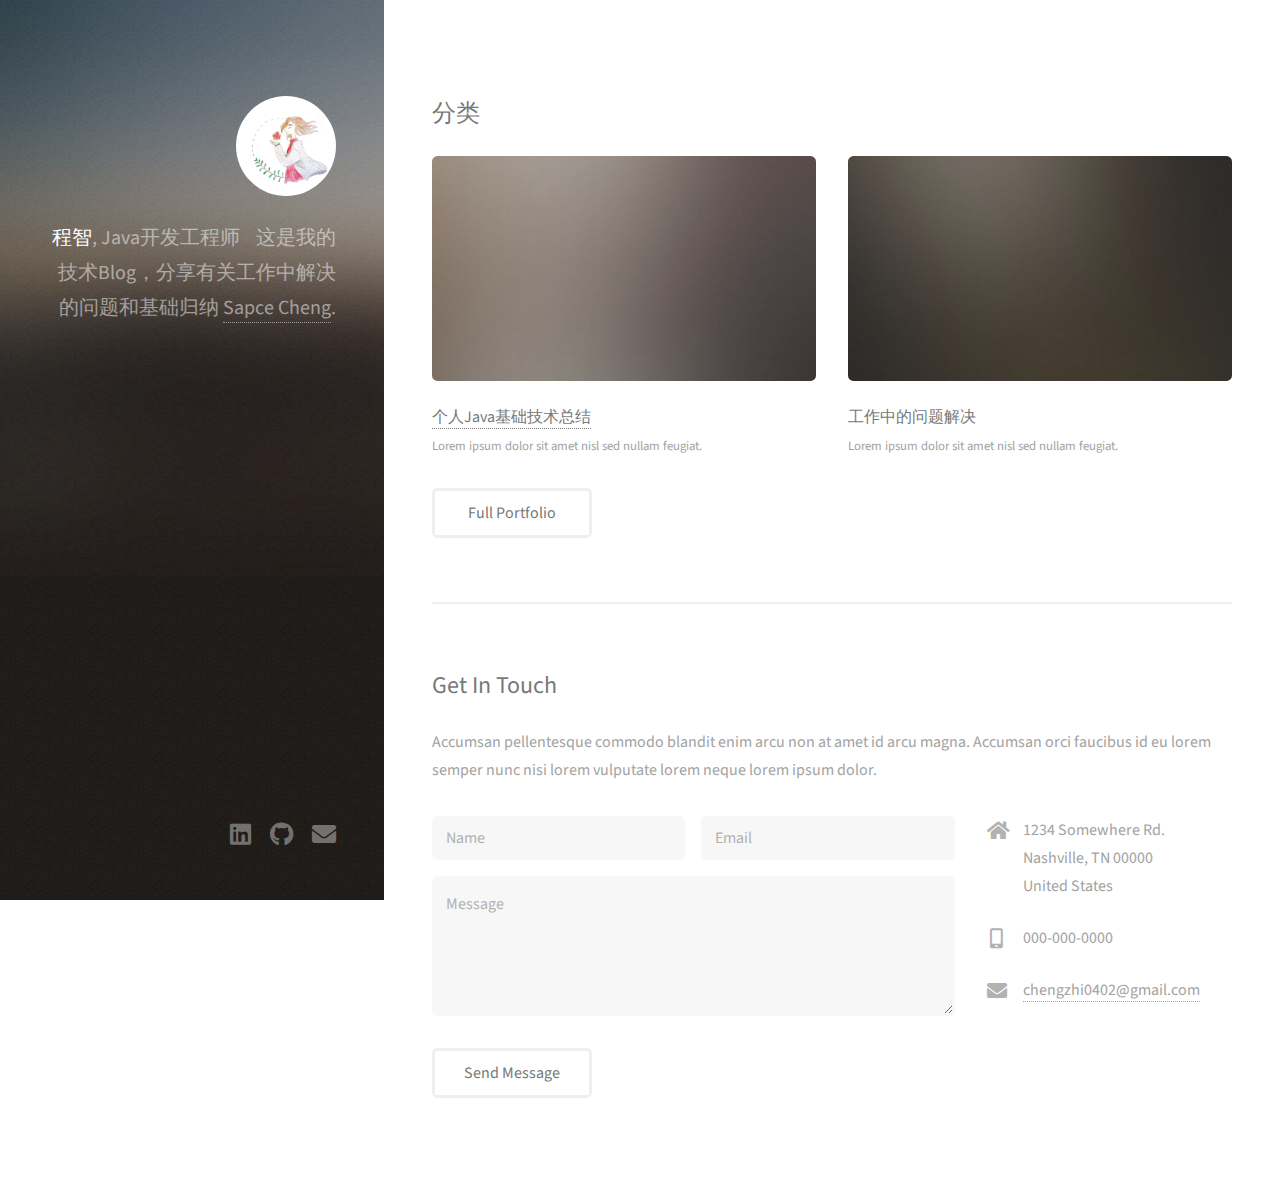
<file: index.html>
<!DOCTYPE HTML>
<html>

<head>
    <title>程智Blog</title>
    <meta charset="utf-8" />
    <meta name="viewport" content="width=device-width, initial-scale=1, user-scalable=no" />
    <link rel="stylesheet" href="assets/css/main.css" />
</head>

<body class="is-preload">

    <!-- Header -->
    <header id="header">
        <div class="inner">
            <a href="#" class="image avatar"><img src="images/avatar.jpeg" alt="" /></a>
            <h1><strong>程智</strong>, Java开发工程师<br />
                &nbsp&nbsp&nbsp这是我的技术Blog，分享有关工作中解决的问题和基础归纳<br />
                <a href="/">Sapce Cheng</a>.
            </h1>
        </div>
    </header>

    <!-- Main -->
    <div id="main">

        <!-- One -->
<!--
        <section id="one">
            <header class="major">
                <h2>Ipsum lorem dolor aliquam ante commodo<br />
                    magna sed accumsan arcu neque.</h2>
            </header>
            <p>Accumsan orci faucibus id eu lorem semper. Eu ac iaculis ac nunc nisi lorem vulputate lorem neque cubilia ac in adipiscing in curae lobortis tortor primis integer massa adipiscing id nisi accumsan pellentesque commodo blandit enim arcu non at amet id arcu magna. Accumsan orci faucibus id eu lorem semper nunc nisi lorem vulputate lorem neque cubilia.</p>
            <ul class="actions">
                <li><a href="#" class="button">Learn More</a></li>
            </ul>
        </section>
-->

        <!-- Two -->
        <section id="two">
            <h2>分类</h2>
            <div class="row">
                <article class="col-6 col-12-xsmall work-item">
                    <a href="" class="image fit thumb"><img src="images/thumbs/01.jpg" alt="" /></a>
                    <h3><a href="java/content.html">个人Java基础技术总结</a></h3>
                    <p>Lorem ipsum dolor sit amet nisl sed nullam feugiat.</p>
                </article>
                <article class="col-6 col-12-xsmall work-item">
                    <a href="images/fulls/02.jpg" class="image fit thumb"><img src="images/thumbs/02.jpg" alt="" /></a>
                    <h3>工作中的问题解决</h3>
                    <p>Lorem ipsum dolor sit amet nisl sed nullam feugiat.</p>
                </article>
<!--
                <article class="col-6 col-12-xsmall work-item">
                    <a href="images/fulls/03.jpg" class="image fit thumb"><img src="images/thumbs/03.jpg" alt="" /></a>
                    <h3>Tortor metus commodo</h3>
                    <p>Lorem ipsum dolor sit amet nisl sed nullam feugiat.</p>
                </article>
                <article class="col-6 col-12-xsmall work-item">
                    <a href="images/fulls/04.jpg" class="image fit thumb"><img src="images/thumbs/04.jpg" alt="" /></a>
                    <h3>Quam neque phasellus</h3>
                    <p>Lorem ipsum dolor sit amet nisl sed nullam feugiat.</p>
                </article>
                <article class="col-6 col-12-xsmall work-item">
                    <a href="images/fulls/05.jpg" class="image fit thumb"><img src="images/thumbs/05.jpg" alt="" /></a>
                    <h3>Nunc enim commodo aliquet</h3>
                    <p>Lorem ipsum dolor sit amet nisl sed nullam feugiat.</p>
                </article>
                <article class="col-6 col-12-xsmall work-item">
                    <a href="images/fulls/06.jpg" class="image fit thumb"><img src="images/thumbs/06.jpg" alt="" /></a>
                    <h3>Risus ornare lacinia</h3>
                    <p>Lorem ipsum dolor sit amet nisl sed nullam feugiat.</p>
                </article>
-->
                
            </div>
            <ul class="actions">
                <li><a href="#" class="button">Full Portfolio</a></li>
            </ul>
        </section>

        <!-- Three -->
        <section id="three">
            <h2>Get In Touch</h2>
            <p>Accumsan pellentesque commodo blandit enim arcu non at amet id arcu magna. Accumsan orci faucibus id eu lorem semper nunc nisi lorem vulputate lorem neque lorem ipsum dolor.</p>
            <div class="row">
                <div class="col-8 col-12-small">
                    <form method="post" action="#">
                        <div class="row gtr-uniform gtr-50">
                            <div class="col-6 col-12-xsmall"><input type="text" name="name" id="name" placeholder="Name" /></div>
                            <div class="col-6 col-12-xsmall"><input type="email" name="email" id="email" placeholder="Email" /></div>
                            <div class="col-12"><textarea name="message" id="message" placeholder="Message" rows="4"></textarea></div>
                        </div>
                    </form>
                    <ul class="actions">
                        <li><input type="submit" value="Send Message" /></li>
                    </ul>
                </div>
                <div class="col-4 col-12-small">
                    <ul class="labeled-icons">
                        <li>
                            <h3 class="icon solid fa-home"><span class="label">Address</span></h3>
                            1234 Somewhere Rd.<br />
                            Nashville, TN 00000<br />
                            United States
                        </li>
                        <li>
                            <h3 class="icon solid fa-mobile-alt"><span class="label">Phone</span></h3>
                            000-000-0000
                        </li>
                        <li>
                            <h3 class="icon solid fa-envelope"><span class="label">Email</span></h3>
                            <a href="#">chengzhi0402@gmail.com</a>
                        </li>
                    </ul>
                </div>
            </div>
        </section>

    </div>

    <!-- Footer -->
    <footer id="footer">
        <div class="inner">
            <ul class="icons">
                <li><a href="https://www.linkedin.com/in/zhi-cheng-05155a186/" class="icon brands fa-linkedin"><span class="label">linkedin</span></a></li>
                <li><a href="https://github.com/SapceCheng" class="icon brands fa-github"><span class="label">Github</span></a></li>
<!--                <li><a href="#" class="icon brands fa-dribbble"><span class="label">Dribbble</span></a></li>-->
                <li><a href="/" class="icon solid fa-envelope"><span class="label">Email</span></a></li>
            </ul>
            <!--
					<ul class="copyright">
						<li>&copy; Untitled</li><li>Design: <a href="http://html5up.net">HTML5 UP</a></li>
					</ul>
-->
        </div>
    </footer>

    <!-- Scripts -->
    <script src="assets/js/jquery.min.js"></script>
    <script src="assets/js/jquery.poptrox.min.js"></script>
    <script src="assets/js/browser.min.js"></script>
    <script src="assets/js/breakpoints.min.js"></script>
    <script src="assets/js/util.js"></script>
    <script src="assets/js/main.js"></script>

</body>

</html>
</file>
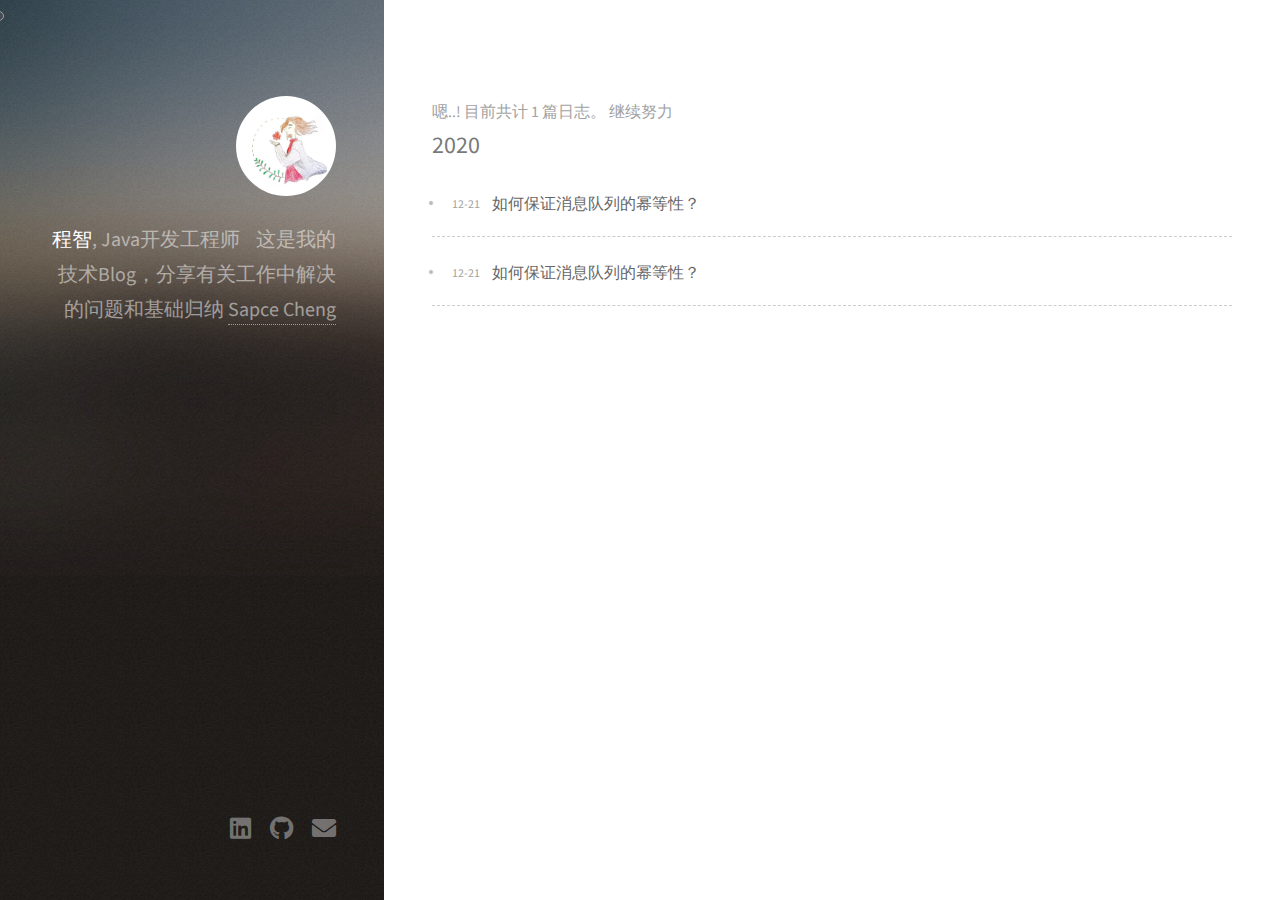
<file: java/content.html>
<!DOCTYPE HTML>
<html>

<head>
    <title>程智Blog</title>
    <meta charset="utf-8" />
    <meta name="viewport" content="width=device-width, initial-scale=1, user-scalable=no" />
    <link rel="stylesheet" href="../assets/css/main.css" />
    <link rel="stylesheet" href="content.css" />
</head>

<body class="is-preload">

    <!-- Header -->
    <header id="header">
        <div class="inner">
            <a href="#" class="image avatar"><img src="../images/avatar.jpeg" alt="" /></a>
            <h1><strong>程智</strong>, Java开发工程师<br />
                &nbsp&nbsp&nbsp这是我的技术Blog，分享有关工作中解决的问题和基础归纳<br />
                <a href="/">Sapce Cheng</a>
            </h1>
        </div>
    </header>

    <!-- Main -->
    <div id="main">
        <div class="content-wrap" style="height: auto !important; min-height: 0px !important;">
            <div id="content" class="content">


                <section id="posts" class="posts-collapse">
                    <span class="archive-move-on"></span>
                    <span class="archive-page-counter">
                        嗯..! 目前共计 1 篇日志。 继续努力
                    </span>
                    <div class="collection-title">
                        <h2 class="archive-year motion-element" id="archive-year-2019" style="opacity: 1; display: block; transform: translateX(0px);">2020</h2>
                    </div>

                    <!--第一篇文章-->
<article class="post post-type-normal" itemscope="" itemtype="http://schema.org/Article" style="opacity: 1; display: block; transform: translateY(0px);">
    <header class="post-header">

      <h2 class="post-title">
        
            <a class="post-title-link" href="/archives/43d339c7.html" itemprop="url">
              
                <span itemprop="name">如何保证消息队列的幂等性？</span>
              
            </a>
        
      </h2>

      <div class="post-meta">
        <time class="post-time" itemprop="dateCreated" datetime="2019-12-21T22:21:15+08:00" content="2019-12-21">
          12-21
        </time>
      </div>

    </header>
  </article>

                    <!--第二篇文章-->
<article class="post post-type-normal" itemscope="" itemtype="http://schema.org/Article" style="opacity: 1; display: block; transform: translateY(0px);">
    <header class="post-header">

      <h2 class="post-title">
        
            <a class="post-title-link" href="/archives/43d339c7.html" itemprop="url">
              
                <span itemprop="name">如何保证消息队列的幂等性？</span>
              
            </a>
        
      </h2>

      <div class="post-meta">
        <time class="post-time" itemprop="dateCreated" datetime="2019-12-21T22:21:15+08:00" content="2019-12-21">
          12-21
        </time>
      </div>

    </header>
  </article>
  









                <!--
                <nav class="pagination">
                    <span class="page-number current">1</span><a class="page-number" href="/archives/page/2/">2</a><a class="page-number" href="/archives/page/3/">3</a><a class="extend next" rel="next" href="/archives/page/2/"><i class="fa fa-angle-right"></i></a>
                </nav>
-->
            </div>
        </div>
    </div>

    <!-- Footer -->





    <footer id="footer">
        <div class="inner">
            <ul class="icons">
                <li><a href="https://www.linkedin.com/in/zhi-cheng-05155a186/" class="icon brands fa-linkedin"><span class="label">linkedin</span></a></li>
                <li><a href="https://github.com/SapceCheng" class="icon brands fa-github"><span class="label">Github</span></a></li>
                <!--                <li><a href="#" class="icon brands fa-dribbble"><span class="label">Dribbble</span></a></li>-->
                <li><a href="/" class="icon solid fa-envelope"><span class="label">Email</span></a></li>
            </ul>
            <!--
					<ul class="copyright">
						<li>&copy; Untitled</li><li>Design: <a href="http://html5up.net">HTML5 UP</a></li>
					</ul>
-->
        </div>
    </footer>

    <!-- Scripts -->

    <script src="../assets/js/jquery.min.js"></script>
    <script src="../assets/js/jquery.poptrox.min.js"></script>
    <script src="../assets/js/browser.min.js"></script>
    <script src="../assets/js/breakpoints.min.js"></script>
    <script src="../assets/js/util.js"></script>
    <script src="../assets/js/main.js"></script>
    <script async="" src="//pagead2.googlesyndication.com/pagead/js/adsbygoogle.js"></script>
    <script>
        (adsbygoogle = window.adsbygoogle || []).push({});
    </script>

</body>

</html>
</file>
<file: java/content.css>
.archive-move-on {
    position: absolute;
    top: 11px;
    left: 0;
    margin-left: -6px;
    width: 10px;
    height: 10px;
    opacity: 0.5;
    background: #555;
    border: 1px solid #fff;
    border-radius: 50%;
    
}
.posts-collapse .post-header {
    position: relative;
    transition-duration: 0.2s;
    transition-timing-function: ease-in-out;
    transition-delay: 0s;
    transition-property: border;
    border-bottom: 1px dashed #ccc;
}

.posts-collapse .post-meta {
    position: absolute;
    font-size: 12px;
    left: 20px;
    top: 5px;
}


.posts-collapse .post-title a {
    color: #666;
    border-bottom: none;
}

.posts-collapse .post-title {
    margin-top: 20px;
    margin-left: 60px;
    font-size: 16px;
    font-weight: normal;
    line-height: inherit;
}

body {
    line-height: 2;
}

.posts-collapse .post-header::before {
    content: " ";
    position: absolute;
    left: 0;
    top: 12px;
    width: 6px;
    height: 6px;
    margin-left: -4px;
    background: #bbb;
    border-radius: 50%;
    border: 1px solid #fff;
    transition-duration: 0.2s;
    transition-timing-function: ease-in-out;
    transition-delay: 0s;
    transition-property: background;
}
</file>
<file: assets/css/main.css>
@import url("fontawesome-all.min.css");
@import url("https://fonts.googleapis.com/css?family=Source+Sans+Pro:400,400italic");

/*
	Strata by HTML5 UP
	html5up.net | @ajlkn
	Free for personal and commercial use under the CCA 3.0 license (html5up.net/license)
*/

html, body, div, span, applet, object,
iframe, h1, h2, h3, h4, h5, h6, p, blockquote,
pre, a, abbr, acronym, address, big, cite,
code, del, dfn, em, img, ins, kbd, q, s, samp,
small, strike, strong, sub, sup, tt, var, b,
u, i, center, dl, dt, dd, ol, ul, li, fieldset,
form, label, legend, table, caption, tbody,
tfoot, thead, tr, th, td, article, aside,
canvas, details, embed, figure, figcaption,
footer, header, hgroup, menu, nav, output, ruby,
section, summary, time, mark, audio, video {
	margin: 0;
	padding: 0;
	border: 0;
	font-size: 100%;
	font: inherit;
	vertical-align: baseline;}

article, aside, details, figcaption, figure,
footer, header, hgroup, menu, nav, section {
	display: block;}

body {
	line-height: 1;
}

ol, ul {
	list-style: none;
}

blockquote, q {
	quotes: none;
}

	blockquote:before, blockquote:after, q:before, q:after {
		content: '';
		content: none;
	}

table {
	border-collapse: collapse;
	border-spacing: 0;
}

body {
	-webkit-text-size-adjust: none;
}

mark {
	background-color: transparent;
	color: inherit;
}

input::-moz-focus-inner {
	border: 0;
	padding: 0;
}

input, select, textarea {
	-moz-appearance: none;
	-webkit-appearance: none;
	-ms-appearance: none;
	appearance: none;
}

/* Basic */

	html {
		box-sizing: border-box;
	}

	*, *:before, *:after {
		box-sizing: inherit;
	}

	body {
		background: #fff;
	}

		body.is-preload *, body.is-preload *:before, body.is-preload *:after {
			-moz-animation: none !important;
			-webkit-animation: none !important;
			-ms-animation: none !important;
			animation: none !important;
			-moz-transition: none !important;
			-webkit-transition: none !important;
			-ms-transition: none !important;
			transition: none !important;
		}

	body, input, select, textarea {
		color: #a2a2a2;
		font-family: "Source Sans Pro", Helvetica, sans-serif;
		font-size: 16pt;
		font-weight: 400;
		line-height: 1.75em;
	}

	a {
		-moz-transition: color 0.2s ease-in-out, border-color 0.2s ease-in-out;
		-webkit-transition: color 0.2s ease-in-out, border-color 0.2s ease-in-out;
		-ms-transition: color 0.2s ease-in-out, border-color 0.2s ease-in-out;
		transition: color 0.2s ease-in-out, border-color 0.2s ease-in-out;
		border-bottom: dotted 1px;
		color: #49bf9d;
		text-decoration: none;
	}

		a:hover {
			border-bottom-color: transparent;
			color: #49bf9d !important;
			text-decoration: none;
		}

	strong, b {
		color: #787878;
		font-weight: 400;
	}

	em, i {
		font-style: italic;
	}

	p {
		margin: 0 0 2em 0;
	}

	h1, h2, h3, h4, h5, h6 {
		color: #787878;
		font-weight: 400;
		line-height: 1em;
		margin: 0 0 1em 0;
	}

		h1 a, h2 a, h3 a, h4 a, h5 a, h6 a {
			color: inherit;
			text-decoration: none;
		}

	h1 {
		font-size: 2em;
		line-height: 1.5em;
	}

	h2 {
		font-size: 1.5em;
		line-height: 1.5em;
	}

	h3 {
		font-size: 1.25em;
		line-height: 1.5em;
	}

	h4 {
		font-size: 1.1em;
		line-height: 1.5em;
	}

	h5 {
		font-size: 0.9em;
		line-height: 1.5em;
	}

	h6 {
		font-size: 0.7em;
		line-height: 1.5em;
	}

	sub {
		font-size: 0.8em;
		position: relative;
		top: 0.5em;
	}

	sup {
		font-size: 0.8em;
		position: relative;
		top: -0.5em;
	}

	hr {
		border: 0;
		border-bottom: solid 2px #efefef;
		margin: 2em 0;
	}

		hr.major {
			margin: 3em 0;
		}

	blockquote {
		border-left: solid 6px #efefef;
		font-style: italic;
		margin: 0 0 2em 0;
		padding: 0.5em 0 0.5em 1.5em;
	}

	code {
		background: #f7f7f7;
		border-radius: 0.35em;
		border: solid 2px #efefef;
		font-family: "Courier New", monospace;
		font-size: 0.9em;
		margin: 0 0.25em;
		padding: 0.25em 0.65em;
	}

	pre {
		-webkit-overflow-scrolling: touch;
		font-family: "Courier New", monospace;
		font-size: 0.9em;
		margin: 0 0 2em 0;
	}

		pre code {
			display: block;
			line-height: 1.75em;
			padding: 1em 1.5em;
			overflow-x: auto;
		}

	.align-left {
		text-align: left;
	}

	.align-center {
		text-align: center;
	}

	.align-right {
		text-align: right;
	}

/* Container */

	.container {
		margin: 0 auto;
		max-width: calc(100% - 4em);
		width: 100%;
	}

		.container.xsmall {
			width: 25%;
		}

		.container.small {
			width: 50%;
		}

		.container.medium {
			width: 75%;
		}

		.container.large {
			width: 125%;
		}

		.container.xlarge {
			width: 150%;
		}

		.container.max {
			width: 100%;
		}

		@media screen and (max-width: 980px) {

			.container {
				width: 100% !important;
				max-width: 100% !important;
			}

		}

		@media screen and (max-width: 480px) {

			.container {
				max-width: calc(100% - 3em);
			}

		}

/* Row */

	.row {
		display: flex;
		flex-wrap: wrap;
		box-sizing: border-box;
		align-items: stretch;
	}

		.row > * {
			box-sizing: border-box;
		}

		.row.gtr-uniform > * > :last-child {
			margin-bottom: 0;
		}

		.row.aln-left {
			justify-content: flex-start;
		}

		.row.aln-center {
			justify-content: center;
		}

		.row.aln-right {
			justify-content: flex-end;
		}

		.row.aln-top {
			align-items: flex-start;
		}

		.row.aln-middle {
			align-items: center;
		}

		.row.aln-bottom {
			align-items: flex-end;
		}

		.row > .imp {
			order: -1;
		}

		.row > .col-1 {
			width: 8.33333%;
		}

		.row > .off-1 {
			margin-left: 8.33333%;
		}

		.row > .col-2 {
			width: 16.66667%;
		}

		.row > .off-2 {
			margin-left: 16.66667%;
		}

		.row > .col-3 {
			width: 25%;
		}

		.row > .off-3 {
			margin-left: 25%;
		}

		.row > .col-4 {
			width: 33.33333%;
		}

		.row > .off-4 {
			margin-left: 33.33333%;
		}

		.row > .col-5 {
			width: 41.66667%;
		}

		.row > .off-5 {
			margin-left: 41.66667%;
		}

		.row > .col-6 {
			width: 50%;
		}

		.row > .off-6 {
			margin-left: 50%;
		}

		.row > .col-7 {
			width: 58.33333%;
		}

		.row > .off-7 {
			margin-left: 58.33333%;
		}

		.row > .col-8 {
			width: 66.66667%;
		}

		.row > .off-8 {
			margin-left: 66.66667%;
		}

		.row > .col-9 {
			width: 75%;
		}

		.row > .off-9 {
			margin-left: 75%;
		}

		.row > .col-10 {
			width: 83.33333%;
		}

		.row > .off-10 {
			margin-left: 83.33333%;
		}

		.row > .col-11 {
			width: 91.66667%;
		}

		.row > .off-11 {
			margin-left: 91.66667%;
		}

		.row > .col-12 {
			width: 100%;
		}

		.row > .off-12 {
			margin-left: 100%;
		}

		.row.gtr-0 {
			margin-top: 0;
			margin-left: 0em;
		}

			.row.gtr-0 > * {
				padding: 0 0 0 0em;
			}

			.row.gtr-0.gtr-uniform {
				margin-top: 0em;
			}

				.row.gtr-0.gtr-uniform > * {
					padding-top: 0em;
				}

		.row.gtr-25 {
			margin-top: 0;
			margin-left: -0.625em;
		}

			.row.gtr-25 > * {
				padding: 0 0 0 0.625em;
			}

			.row.gtr-25.gtr-uniform {
				margin-top: -0.625em;
			}

				.row.gtr-25.gtr-uniform > * {
					padding-top: 0.625em;
				}

		.row.gtr-50 {
			margin-top: 0;
			margin-left: -1.25em;
		}

			.row.gtr-50 > * {
				padding: 0 0 0 1.25em;
			}

			.row.gtr-50.gtr-uniform {
				margin-top: -1.25em;
			}

				.row.gtr-50.gtr-uniform > * {
					padding-top: 1.25em;
				}

		.row {
			margin-top: 0;
			margin-left: -2.5em;
		}

			.row > * {
				padding: 0 0 0 2.5em;
			}

			.row.gtr-uniform {
				margin-top: -2.5em;
			}

				.row.gtr-uniform > * {
					padding-top: 2.5em;
				}

		.row.gtr-150 {
			margin-top: 0;
			margin-left: -3.75em;
		}

			.row.gtr-150 > * {
				padding: 0 0 0 3.75em;
			}

			.row.gtr-150.gtr-uniform {
				margin-top: -3.75em;
			}

				.row.gtr-150.gtr-uniform > * {
					padding-top: 3.75em;
				}

		.row.gtr-200 {
			margin-top: 0;
			margin-left: -5em;
		}

			.row.gtr-200 > * {
				padding: 0 0 0 5em;
			}

			.row.gtr-200.gtr-uniform {
				margin-top: -5em;
			}

				.row.gtr-200.gtr-uniform > * {
					padding-top: 5em;
				}

		@media screen and (max-width: 1800px) {

			.row {
				display: flex;
				flex-wrap: wrap;
				box-sizing: border-box;
				align-items: stretch;
			}

				.row > * {
					box-sizing: border-box;
				}

				.row.gtr-uniform > * > :last-child {
					margin-bottom: 0;
				}

				.row.aln-left {
					justify-content: flex-start;
				}

				.row.aln-center {
					justify-content: center;
				}

				.row.aln-right {
					justify-content: flex-end;
				}

				.row.aln-top {
					align-items: flex-start;
				}

				.row.aln-middle {
					align-items: center;
				}

				.row.aln-bottom {
					align-items: flex-end;
				}

				.row > .imp-xlarge {
					order: -1;
				}

				.row > .col-1-xlarge {
					width: 8.33333%;
				}

				.row > .off-1-xlarge {
					margin-left: 8.33333%;
				}

				.row > .col-2-xlarge {
					width: 16.66667%;
				}

				.row > .off-2-xlarge {
					margin-left: 16.66667%;
				}

				.row > .col-3-xlarge {
					width: 25%;
				}

				.row > .off-3-xlarge {
					margin-left: 25%;
				}

				.row > .col-4-xlarge {
					width: 33.33333%;
				}

				.row > .off-4-xlarge {
					margin-left: 33.33333%;
				}

				.row > .col-5-xlarge {
					width: 41.66667%;
				}

				.row > .off-5-xlarge {
					margin-left: 41.66667%;
				}

				.row > .col-6-xlarge {
					width: 50%;
				}

				.row > .off-6-xlarge {
					margin-left: 50%;
				}

				.row > .col-7-xlarge {
					width: 58.33333%;
				}

				.row > .off-7-xlarge {
					margin-left: 58.33333%;
				}

				.row > .col-8-xlarge {
					width: 66.66667%;
				}

				.row > .off-8-xlarge {
					margin-left: 66.66667%;
				}

				.row > .col-9-xlarge {
					width: 75%;
				}

				.row > .off-9-xlarge {
					margin-left: 75%;
				}

				.row > .col-10-xlarge {
					width: 83.33333%;
				}

				.row > .off-10-xlarge {
					margin-left: 83.33333%;
				}

				.row > .col-11-xlarge {
					width: 91.66667%;
				}

				.row > .off-11-xlarge {
					margin-left: 91.66667%;
				}

				.row > .col-12-xlarge {
					width: 100%;
				}

				.row > .off-12-xlarge {
					margin-left: 100%;
				}

				.row.gtr-0 {
					margin-top: 0;
					margin-left: 0em;
				}

					.row.gtr-0 > * {
						padding: 0 0 0 0em;
					}

					.row.gtr-0.gtr-uniform {
						margin-top: 0em;
					}

						.row.gtr-0.gtr-uniform > * {
							padding-top: 0em;
						}

				.row.gtr-25 {
					margin-top: 0;
					margin-left: -0.625em;
				}

					.row.gtr-25 > * {
						padding: 0 0 0 0.625em;
					}

					.row.gtr-25.gtr-uniform {
						margin-top: -0.625em;
					}

						.row.gtr-25.gtr-uniform > * {
							padding-top: 0.625em;
						}

				.row.gtr-50 {
					margin-top: 0;
					margin-left: -1.25em;
				}

					.row.gtr-50 > * {
						padding: 0 0 0 1.25em;
					}

					.row.gtr-50.gtr-uniform {
						margin-top: -1.25em;
					}

						.row.gtr-50.gtr-uniform > * {
							padding-top: 1.25em;
						}

				.row {
					margin-top: 0;
					margin-left: -2.5em;
				}

					.row > * {
						padding: 0 0 0 2.5em;
					}

					.row.gtr-uniform {
						margin-top: -2.5em;
					}

						.row.gtr-uniform > * {
							padding-top: 2.5em;
						}

				.row.gtr-150 {
					margin-top: 0;
					margin-left: -3.75em;
				}

					.row.gtr-150 > * {
						padding: 0 0 0 3.75em;
					}

					.row.gtr-150.gtr-uniform {
						margin-top: -3.75em;
					}

						.row.gtr-150.gtr-uniform > * {
							padding-top: 3.75em;
						}

				.row.gtr-200 {
					margin-top: 0;
					margin-left: -5em;
				}

					.row.gtr-200 > * {
						padding: 0 0 0 5em;
					}

					.row.gtr-200.gtr-uniform {
						margin-top: -5em;
					}

						.row.gtr-200.gtr-uniform > * {
							padding-top: 5em;
						}

		}

		@media screen and (max-width: 1280px) {

			.row {
				display: flex;
				flex-wrap: wrap;
				box-sizing: border-box;
				align-items: stretch;
			}

				.row > * {
					box-sizing: border-box;
				}

				.row.gtr-uniform > * > :last-child {
					margin-bottom: 0;
				}

				.row.aln-left {
					justify-content: flex-start;
				}

				.row.aln-center {
					justify-content: center;
				}

				.row.aln-right {
					justify-content: flex-end;
				}

				.row.aln-top {
					align-items: flex-start;
				}

				.row.aln-middle {
					align-items: center;
				}

				.row.aln-bottom {
					align-items: flex-end;
				}

				.row > .imp-large {
					order: -1;
				}

				.row > .col-1-large {
					width: 8.33333%;
				}

				.row > .off-1-large {
					margin-left: 8.33333%;
				}

				.row > .col-2-large {
					width: 16.66667%;
				}

				.row > .off-2-large {
					margin-left: 16.66667%;
				}

				.row > .col-3-large {
					width: 25%;
				}

				.row > .off-3-large {
					margin-left: 25%;
				}

				.row > .col-4-large {
					width: 33.33333%;
				}

				.row > .off-4-large {
					margin-left: 33.33333%;
				}

				.row > .col-5-large {
					width: 41.66667%;
				}

				.row > .off-5-large {
					margin-left: 41.66667%;
				}

				.row > .col-6-large {
					width: 50%;
				}

				.row > .off-6-large {
					margin-left: 50%;
				}

				.row > .col-7-large {
					width: 58.33333%;
				}

				.row > .off-7-large {
					margin-left: 58.33333%;
				}

				.row > .col-8-large {
					width: 66.66667%;
				}

				.row > .off-8-large {
					margin-left: 66.66667%;
				}

				.row > .col-9-large {
					width: 75%;
				}

				.row > .off-9-large {
					margin-left: 75%;
				}

				.row > .col-10-large {
					width: 83.33333%;
				}

				.row > .off-10-large {
					margin-left: 83.33333%;
				}

				.row > .col-11-large {
					width: 91.66667%;
				}

				.row > .off-11-large {
					margin-left: 91.66667%;
				}

				.row > .col-12-large {
					width: 100%;
				}

				.row > .off-12-large {
					margin-left: 100%;
				}

				.row.gtr-0 {
					margin-top: 0;
					margin-left: 0em;
				}

					.row.gtr-0 > * {
						padding: 0 0 0 0em;
					}

					.row.gtr-0.gtr-uniform {
						margin-top: 0em;
					}

						.row.gtr-0.gtr-uniform > * {
							padding-top: 0em;
						}

				.row.gtr-25 {
					margin-top: 0;
					margin-left: -0.5em;
				}

					.row.gtr-25 > * {
						padding: 0 0 0 0.5em;
					}

					.row.gtr-25.gtr-uniform {
						margin-top: -0.5em;
					}

						.row.gtr-25.gtr-uniform > * {
							padding-top: 0.5em;
						}

				.row.gtr-50 {
					margin-top: 0;
					margin-left: -1em;
				}

					.row.gtr-50 > * {
						padding: 0 0 0 1em;
					}

					.row.gtr-50.gtr-uniform {
						margin-top: -1em;
					}

						.row.gtr-50.gtr-uniform > * {
							padding-top: 1em;
						}

				.row {
					margin-top: 0;
					margin-left: -2em;
				}

					.row > * {
						padding: 0 0 0 2em;
					}

					.row.gtr-uniform {
						margin-top: -2em;
					}

						.row.gtr-uniform > * {
							padding-top: 2em;
						}

				.row.gtr-150 {
					margin-top: 0;
					margin-left: -3em;
				}

					.row.gtr-150 > * {
						padding: 0 0 0 3em;
					}

					.row.gtr-150.gtr-uniform {
						margin-top: -3em;
					}

						.row.gtr-150.gtr-uniform > * {
							padding-top: 3em;
						}

				.row.gtr-200 {
					margin-top: 0;
					margin-left: -4em;
				}

					.row.gtr-200 > * {
						padding: 0 0 0 4em;
					}

					.row.gtr-200.gtr-uniform {
						margin-top: -4em;
					}

						.row.gtr-200.gtr-uniform > * {
							padding-top: 4em;
						}

		}

		@media screen and (max-width: 980px) {

			.row {
				display: flex;
				flex-wrap: wrap;
				box-sizing: border-box;
				align-items: stretch;
			}

				.row > * {
					box-sizing: border-box;
				}

				.row.gtr-uniform > * > :last-child {
					margin-bottom: 0;
				}

				.row.aln-left {
					justify-content: flex-start;
				}

				.row.aln-center {
					justify-content: center;
				}

				.row.aln-right {
					justify-content: flex-end;
				}

				.row.aln-top {
					align-items: flex-start;
				}

				.row.aln-middle {
					align-items: center;
				}

				.row.aln-bottom {
					align-items: flex-end;
				}

				.row > .imp-medium {
					order: -1;
				}

				.row > .col-1-medium {
					width: 8.33333%;
				}

				.row > .off-1-medium {
					margin-left: 8.33333%;
				}

				.row > .col-2-medium {
					width: 16.66667%;
				}

				.row > .off-2-medium {
					margin-left: 16.66667%;
				}

				.row > .col-3-medium {
					width: 25%;
				}

				.row > .off-3-medium {
					margin-left: 25%;
				}

				.row > .col-4-medium {
					width: 33.33333%;
				}

				.row > .off-4-medium {
					margin-left: 33.33333%;
				}

				.row > .col-5-medium {
					width: 41.66667%;
				}

				.row > .off-5-medium {
					margin-left: 41.66667%;
				}

				.row > .col-6-medium {
					width: 50%;
				}

				.row > .off-6-medium {
					margin-left: 50%;
				}

				.row > .col-7-medium {
					width: 58.33333%;
				}

				.row > .off-7-medium {
					margin-left: 58.33333%;
				}

				.row > .col-8-medium {
					width: 66.66667%;
				}

				.row > .off-8-medium {
					margin-left: 66.66667%;
				}

				.row > .col-9-medium {
					width: 75%;
				}

				.row > .off-9-medium {
					margin-left: 75%;
				}

				.row > .col-10-medium {
					width: 83.33333%;
				}

				.row > .off-10-medium {
					margin-left: 83.33333%;
				}

				.row > .col-11-medium {
					width: 91.66667%;
				}

				.row > .off-11-medium {
					margin-left: 91.66667%;
				}

				.row > .col-12-medium {
					width: 100%;
				}

				.row > .off-12-medium {
					margin-left: 100%;
				}

				.row.gtr-0 {
					margin-top: 0;
					margin-left: 0em;
				}

					.row.gtr-0 > * {
						padding: 0 0 0 0em;
					}

					.row.gtr-0.gtr-uniform {
						margin-top: 0em;
					}

						.row.gtr-0.gtr-uniform > * {
							padding-top: 0em;
						}

				.row.gtr-25 {
					margin-top: 0;
					margin-left: -0.5em;
				}

					.row.gtr-25 > * {
						padding: 0 0 0 0.5em;
					}

					.row.gtr-25.gtr-uniform {
						margin-top: -0.5em;
					}

						.row.gtr-25.gtr-uniform > * {
							padding-top: 0.5em;
						}

				.row.gtr-50 {
					margin-top: 0;
					margin-left: -1em;
				}

					.row.gtr-50 > * {
						padding: 0 0 0 1em;
					}

					.row.gtr-50.gtr-uniform {
						margin-top: -1em;
					}

						.row.gtr-50.gtr-uniform > * {
							padding-top: 1em;
						}

				.row {
					margin-top: 0;
					margin-left: -2em;
				}

					.row > * {
						padding: 0 0 0 2em;
					}

					.row.gtr-uniform {
						margin-top: -2em;
					}

						.row.gtr-uniform > * {
							padding-top: 2em;
						}

				.row.gtr-150 {
					margin-top: 0;
					margin-left: -3em;
				}

					.row.gtr-150 > * {
						padding: 0 0 0 3em;
					}

					.row.gtr-150.gtr-uniform {
						margin-top: -3em;
					}

						.row.gtr-150.gtr-uniform > * {
							padding-top: 3em;
						}

				.row.gtr-200 {
					margin-top: 0;
					margin-left: -4em;
				}

					.row.gtr-200 > * {
						padding: 0 0 0 4em;
					}

					.row.gtr-200.gtr-uniform {
						margin-top: -4em;
					}

						.row.gtr-200.gtr-uniform > * {
							padding-top: 4em;
						}

		}

		@media screen and (max-width: 736px) {

			.row {
				display: flex;
				flex-wrap: wrap;
				box-sizing: border-box;
				align-items: stretch;
			}

				.row > * {
					box-sizing: border-box;
				}

				.row.gtr-uniform > * > :last-child {
					margin-bottom: 0;
				}

				.row.aln-left {
					justify-content: flex-start;
				}

				.row.aln-center {
					justify-content: center;
				}

				.row.aln-right {
					justify-content: flex-end;
				}

				.row.aln-top {
					align-items: flex-start;
				}

				.row.aln-middle {
					align-items: center;
				}

				.row.aln-bottom {
					align-items: flex-end;
				}

				.row > .imp-small {
					order: -1;
				}

				.row > .col-1-small {
					width: 8.33333%;
				}

				.row > .off-1-small {
					margin-left: 8.33333%;
				}

				.row > .col-2-small {
					width: 16.66667%;
				}

				.row > .off-2-small {
					margin-left: 16.66667%;
				}

				.row > .col-3-small {
					width: 25%;
				}

				.row > .off-3-small {
					margin-left: 25%;
				}

				.row > .col-4-small {
					width: 33.33333%;
				}

				.row > .off-4-small {
					margin-left: 33.33333%;
				}

				.row > .col-5-small {
					width: 41.66667%;
				}

				.row > .off-5-small {
					margin-left: 41.66667%;
				}

				.row > .col-6-small {
					width: 50%;
				}

				.row > .off-6-small {
					margin-left: 50%;
				}

				.row > .col-7-small {
					width: 58.33333%;
				}

				.row > .off-7-small {
					margin-left: 58.33333%;
				}

				.row > .col-8-small {
					width: 66.66667%;
				}

				.row > .off-8-small {
					margin-left: 66.66667%;
				}

				.row > .col-9-small {
					width: 75%;
				}

				.row > .off-9-small {
					margin-left: 75%;
				}

				.row > .col-10-small {
					width: 83.33333%;
				}

				.row > .off-10-small {
					margin-left: 83.33333%;
				}

				.row > .col-11-small {
					width: 91.66667%;
				}

				.row > .off-11-small {
					margin-left: 91.66667%;
				}

				.row > .col-12-small {
					width: 100%;
				}

				.row > .off-12-small {
					margin-left: 100%;
				}

				.row.gtr-0 {
					margin-top: 0;
					margin-left: 0em;
				}

					.row.gtr-0 > * {
						padding: 0 0 0 0em;
					}

					.row.gtr-0.gtr-uniform {
						margin-top: 0em;
					}

						.row.gtr-0.gtr-uniform > * {
							padding-top: 0em;
						}

				.row.gtr-25 {
					margin-top: 0;
					margin-left: -0.375em;
				}

					.row.gtr-25 > * {
						padding: 0 0 0 0.375em;
					}

					.row.gtr-25.gtr-uniform {
						margin-top: -0.375em;
					}

						.row.gtr-25.gtr-uniform > * {
							padding-top: 0.375em;
						}

				.row.gtr-50 {
					margin-top: 0;
					margin-left: -0.75em;
				}

					.row.gtr-50 > * {
						padding: 0 0 0 0.75em;
					}

					.row.gtr-50.gtr-uniform {
						margin-top: -0.75em;
					}

						.row.gtr-50.gtr-uniform > * {
							padding-top: 0.75em;
						}

				.row {
					margin-top: 0;
					margin-left: -1.5em;
				}

					.row > * {
						padding: 0 0 0 1.5em;
					}

					.row.gtr-uniform {
						margin-top: -1.5em;
					}

						.row.gtr-uniform > * {
							padding-top: 1.5em;
						}

				.row.gtr-150 {
					margin-top: 0;
					margin-left: -2.25em;
				}

					.row.gtr-150 > * {
						padding: 0 0 0 2.25em;
					}

					.row.gtr-150.gtr-uniform {
						margin-top: -2.25em;
					}

						.row.gtr-150.gtr-uniform > * {
							padding-top: 2.25em;
						}

				.row.gtr-200 {
					margin-top: 0;
					margin-left: -3em;
				}

					.row.gtr-200 > * {
						padding: 0 0 0 3em;
					}

					.row.gtr-200.gtr-uniform {
						margin-top: -3em;
					}

						.row.gtr-200.gtr-uniform > * {
							padding-top: 3em;
						}

		}

		@media screen and (max-width: 480px) {

			.row {
				display: flex;
				flex-wrap: wrap;
				box-sizing: border-box;
				align-items: stretch;
			}

				.row > * {
					box-sizing: border-box;
				}

				.row.gtr-uniform > * > :last-child {
					margin-bottom: 0;
				}

				.row.aln-left {
					justify-content: flex-start;
				}

				.row.aln-center {
					justify-content: center;
				}

				.row.aln-right {
					justify-content: flex-end;
				}

				.row.aln-top {
					align-items: flex-start;
				}

				.row.aln-middle {
					align-items: center;
				}

				.row.aln-bottom {
					align-items: flex-end;
				}

				.row > .imp-xsmall {
					order: -1;
				}

				.row > .col-1-xsmall {
					width: 8.33333%;
				}

				.row > .off-1-xsmall {
					margin-left: 8.33333%;
				}

				.row > .col-2-xsmall {
					width: 16.66667%;
				}

				.row > .off-2-xsmall {
					margin-left: 16.66667%;
				}

				.row > .col-3-xsmall {
					width: 25%;
				}

				.row > .off-3-xsmall {
					margin-left: 25%;
				}

				.row > .col-4-xsmall {
					width: 33.33333%;
				}

				.row > .off-4-xsmall {
					margin-left: 33.33333%;
				}

				.row > .col-5-xsmall {
					width: 41.66667%;
				}

				.row > .off-5-xsmall {
					margin-left: 41.66667%;
				}

				.row > .col-6-xsmall {
					width: 50%;
				}

				.row > .off-6-xsmall {
					margin-left: 50%;
				}

				.row > .col-7-xsmall {
					width: 58.33333%;
				}

				.row > .off-7-xsmall {
					margin-left: 58.33333%;
				}

				.row > .col-8-xsmall {
					width: 66.66667%;
				}

				.row > .off-8-xsmall {
					margin-left: 66.66667%;
				}

				.row > .col-9-xsmall {
					width: 75%;
				}

				.row > .off-9-xsmall {
					margin-left: 75%;
				}

				.row > .col-10-xsmall {
					width: 83.33333%;
				}

				.row > .off-10-xsmall {
					margin-left: 83.33333%;
				}

				.row > .col-11-xsmall {
					width: 91.66667%;
				}

				.row > .off-11-xsmall {
					margin-left: 91.66667%;
				}

				.row > .col-12-xsmall {
					width: 100%;
				}

				.row > .off-12-xsmall {
					margin-left: 100%;
				}

				.row.gtr-0 {
					margin-top: 0;
					margin-left: 0em;
				}

					.row.gtr-0 > * {
						padding: 0 0 0 0em;
					}

					.row.gtr-0.gtr-uniform {
						margin-top: 0em;
					}

						.row.gtr-0.gtr-uniform > * {
							padding-top: 0em;
						}

				.row.gtr-25 {
					margin-top: 0;
					margin-left: -0.375em;
				}

					.row.gtr-25 > * {
						padding: 0 0 0 0.375em;
					}

					.row.gtr-25.gtr-uniform {
						margin-top: -0.375em;
					}

						.row.gtr-25.gtr-uniform > * {
							padding-top: 0.375em;
						}

				.row.gtr-50 {
					margin-top: 0;
					margin-left: -0.75em;
				}

					.row.gtr-50 > * {
						padding: 0 0 0 0.75em;
					}

					.row.gtr-50.gtr-uniform {
						margin-top: -0.75em;
					}

						.row.gtr-50.gtr-uniform > * {
							padding-top: 0.75em;
						}

				.row {
					margin-top: 0;
					margin-left: -1.5em;
				}

					.row > * {
						padding: 0 0 0 1.5em;
					}

					.row.gtr-uniform {
						margin-top: -1.5em;
					}

						.row.gtr-uniform > * {
							padding-top: 1.5em;
						}

				.row.gtr-150 {
					margin-top: 0;
					margin-left: -2.25em;
				}

					.row.gtr-150 > * {
						padding: 0 0 0 2.25em;
					}

					.row.gtr-150.gtr-uniform {
						margin-top: -2.25em;
					}

						.row.gtr-150.gtr-uniform > * {
							padding-top: 2.25em;
						}

				.row.gtr-200 {
					margin-top: 0;
					margin-left: -3em;
				}

					.row.gtr-200 > * {
						padding: 0 0 0 3em;
					}

					.row.gtr-200.gtr-uniform {
						margin-top: -3em;
					}

						.row.gtr-200.gtr-uniform > * {
							padding-top: 3em;
						}

		}

/* Section/Article */

	section.special, article.special {
		text-align: center;
	}

	header p {
		color: #b2b2b2;
		position: relative;
		margin: 0 0 1.5em 0;
	}

	header h2 + p {
		font-size: 1.25em;
		margin-top: -1em;
		line-height: 1.5em;
	}

	header h3 + p {
		font-size: 1.1em;
		margin-top: -0.8em;
		line-height: 1.5em;
	}

	header h4 + p,
	header h5 + p,
	header h6 + p {
		font-size: 0.9em;
		margin-top: -0.6em;
		line-height: 1.5em;
	}

	header.major h2 {
		font-size: 2em;
	}

/* Form */

	form {
		margin: 0 0 2em 0;
	}

	label {
		color: #787878;
		display: block;
		font-size: 0.9em;
		font-weight: 400;
		margin: 0 0 1em 0;
	}

	input[type="text"],
	input[type="password"],
	input[type="email"],
	select,
	textarea {
		-moz-appearance: none;
		-webkit-appearance: none;
		-ms-appearance: none;
		appearance: none;
		background: #f7f7f7;
		border-radius: 0.35em;
		border: solid 2px transparent;
		color: inherit;
		display: block;
		outline: 0;
		padding: 0 0.75em;
		text-decoration: none;
		width: 100%;
	}

		input[type="text"]:invalid,
		input[type="password"]:invalid,
		input[type="email"]:invalid,
		select:invalid,
		textarea:invalid {
			box-shadow: none;
		}

		input[type="text"]:focus,
		input[type="password"]:focus,
		input[type="email"]:focus,
		select:focus,
		textarea:focus {
			border-color: #49bf9d;
		}

	select {
		background-image: url("data:image/svg+xml;charset=utf8,%3Csvg xmlns='http://www.w3.org/2000/svg' width='40' height='40' preserveAspectRatio='none' viewBox='0 0 40 40'%3E%3Cpath d='M9.4,12.3l10.4,10.4l10.4-10.4c0.2-0.2,0.5-0.4,0.9-0.4c0.3,0,0.6,0.1,0.9,0.4l3.3,3.3c0.2,0.2,0.4,0.5,0.4,0.9 c0,0.4-0.1,0.6-0.4,0.9L20.7,31.9c-0.2,0.2-0.5,0.4-0.9,0.4c-0.3,0-0.6-0.1-0.9-0.4L4.3,17.3c-0.2-0.2-0.4-0.5-0.4-0.9 c0-0.4,0.1-0.6,0.4-0.9l3.3-3.3c0.2-0.2,0.5-0.4,0.9-0.4S9.1,12.1,9.4,12.3z' fill='%23dfdfdf' /%3E%3C/svg%3E");
		background-size: 1.25rem;
		background-repeat: no-repeat;
		background-position: calc(100% - 1rem) center;
		height: 2.75em;
		padding-right: 2.75em;
		text-overflow: ellipsis;
	}

		select option {
			color: #787878;
			background: #fff;
		}

		select:focus::-ms-value {
			background-color: transparent;
		}

		select::-ms-expand {
			display: none;
		}

	input[type="text"],
	input[type="password"],
	input[type="email"],
	select {
		height: 2.75em;
	}

	textarea {
		padding: 0.75em;
	}

	input[type="checkbox"],
	input[type="radio"] {
		-moz-appearance: none;
		-webkit-appearance: none;
		-ms-appearance: none;
		appearance: none;
		display: block;
		float: left;
		margin-right: -2em;
		opacity: 0;
		width: 1em;
		z-index: -1;
	}

		input[type="checkbox"] + label,
		input[type="radio"] + label {
			text-decoration: none;
			color: #a2a2a2;
			cursor: pointer;
			display: inline-block;
			font-size: 1em;
			font-weight: 400;
			padding-left: 2.4em;
			padding-right: 0.75em;
			position: relative;
		}

			input[type="checkbox"] + label:before,
			input[type="radio"] + label:before {
				-moz-osx-font-smoothing: grayscale;
				-webkit-font-smoothing: antialiased;
				display: inline-block;
				font-style: normal;
				font-variant: normal;
				text-rendering: auto;
				line-height: 1;
				text-transform: none !important;
				font-family: 'Font Awesome 5 Free';
				font-weight: 900;
			}

			input[type="checkbox"] + label:before,
			input[type="radio"] + label:before {
				background: #f7f7f7;
				border-radius: 0.35em;
				border: solid 2px transparent;
				content: '';
				display: inline-block;
				font-size: 0.8em;
				height: 2.0625em;
				left: 0;
				line-height: 1.85625em;
				position: absolute;
				text-align: center;
				top: 0;
				width: 2.0625em;
			}

		input[type="checkbox"]:checked + label:before,
		input[type="radio"]:checked + label:before {
			background: #787878;
			border-color: #787878;
			color: #fff;
			content: '\f00c';
		}

		input[type="checkbox"]:focus + label:before,
		input[type="radio"]:focus + label:before {
			border-color: #49bf9d;
		}

	input[type="checkbox"] + label:before {
		border-radius: 0.35em;
	}

	input[type="radio"] + label:before {
		border-radius: 100%;
	}

	::-webkit-input-placeholder {
		color: #b2b2b2 !important;
		opacity: 1.0;
	}

	:-moz-placeholder {
		color: #b2b2b2 !important;
		opacity: 1.0;
	}

	::-moz-placeholder {
		color: #b2b2b2 !important;
		opacity: 1.0;
	}

	:-ms-input-placeholder {
		color: #b2b2b2 !important;
		opacity: 1.0;
	}

/* Box */

	.box {
		border-radius: 0.35em;
		border: solid 2px #efefef;
		margin-bottom: 2em;
		padding: 1.5em;
	}

		.box > :last-child,
		.box > :last-child > :last-child,
		.box > :last-child > :last-child > :last-child {
			margin-bottom: 0;
		}

		.box.alt {
			border: 0;
			border-radius: 0;
			padding: 0;
		}

/* Icon */

	.icon {
		text-decoration: none;
		border-bottom: none;
		position: relative;
	}

		.icon:before {
			-moz-osx-font-smoothing: grayscale;
			-webkit-font-smoothing: antialiased;
			display: inline-block;
			font-style: normal;
			font-variant: normal;
			text-rendering: auto;
			line-height: 1;
			text-transform: none !important;
			font-family: 'Font Awesome 5 Free';
			font-weight: 400;
		}

		.icon > .label {
			display: none;
		}

		.icon:before {
			line-height: inherit;
		}

		.icon.solid:before {
			font-weight: 900;
		}

		.icon.brands:before {
			font-family: 'Font Awesome 5 Brands';
		}

/* Image */

	.image {
		border-radius: 0.35em;
		border: 0;
		display: inline-block;
		position: relative;
	}

		.image:before {
			-moz-transition: opacity 0.2s ease-in-out;
			-webkit-transition: opacity 0.2s ease-in-out;
			-ms-transition: opacity 0.2s ease-in-out;
			transition: opacity 0.2s ease-in-out;
			background: url("images/overlay.png");
			border-radius: 0.35em;
			content: '';
			display: block;
			height: 100%;
			left: 0;
			opacity: 0.5;
			position: absolute;
			top: 0;
			width: 100%;
		}

		.image.thumb {
			text-align: center;
		}

			.image.thumb:after {
				-moz-transition: opacity 0.2s ease-in-out;
				-webkit-transition: opacity 0.2s ease-in-out;
				-ms-transition: opacity 0.2s ease-in-out;
				transition: opacity 0.2s ease-in-out;
				border-radius: 0.35em;
				border: solid 3px rgba(255, 255, 255, 0.5);
				color: #fff;
				content: 'View';
				display: inline-block;
				font-size: 0.8em;
				font-weight: 400;
				left: 50%;
				line-height: 2.25em;
				margin: -1.25em 0 0 -3em;
				opacity: 0;
				padding: 0 1.5em;
				position: absolute;
				text-align: center;
				text-decoration: none;
				top: 50%;
				white-space: nowrap;
			}

			.image.thumb:hover:after {
				opacity: 1.0;
			}

			.image.thumb:hover:before {
				background: url("images/overlay.png"), url("images/overlay.png");
				opacity: 1.0;
			}

		.image img {
			border-radius: 0.35em;
			display: block;
		}

		.image.left {
			float: left;
			margin: 0 1.5em 1em 0;
			top: 0.25em;
		}

		.image.right {
			float: right;
			margin: 0 0 1em 1.5em;
			top: 0.25em;
		}

		.image.left, .image.right {
			max-width: 40%;
		}

			.image.left img, .image.right img {
				width: 100%;
			}

		.image.fit {
			display: block;
			margin: 0 0 2em 0;
			width: 100%;
		}

			.image.fit img {
				width: 100%;
			}

		.image.avatar {
			border-radius: 100%;
		}

			.image.avatar:before {
				display: none;
			}

			.image.avatar img {
				border-radius: 100%;
				width: 100%;
			}

/* List */

	ol {
		list-style: decimal;
		margin: 0 0 2em 0;
		padding-left: 1.25em;
	}

		ol li {
			padding-left: 0.25em;
		}

	ul {
		list-style: disc;
		margin: 0 0 2em 0;
		padding-left: 1em;
	}

		ul li {
			padding-left: 0.5em;
		}

		ul.alt {
			list-style: none;
			padding-left: 0;
		}

			ul.alt li {
				border-top: solid 2px #efefef;
				padding: 0.5em 0;
			}

				ul.alt li:first-child {
					border-top: 0;
					padding-top: 0;
				}

	dl {
		margin: 0 0 2em 0;
	}

/* Icons */

	ul.icons {
		cursor: default;
		list-style: none;
		padding-left: 0;
	}

		ul.icons li {
			display: inline-block;
			padding: 0 1em 0 0;
		}

			ul.icons li:last-child {
				padding-right: 0;
			}

			ul.icons li .icon:before {
				font-size: 1.5em;
			}

/* Labeled Icons */

	ul.labeled-icons {
		list-style: none;
		padding: 0;
	}

		ul.labeled-icons li {
			line-height: 1.75em;
			margin: 1.5em 0 0 0;
			padding-left: 2.25em;
			position: relative;
		}

			ul.labeled-icons li:first-child {
				margin-top: 0;
			}

			ul.labeled-icons li a {
				color: inherit;
			}

			ul.labeled-icons li h3 {
				color: #b2b2b2;
				left: 0;
				position: absolute;
				text-align: center;
				top: 0;
				width: 1em;
			}

/* Actions */

	ul.actions {
		display: -moz-flex;
		display: -webkit-flex;
		display: -ms-flex;
		display: flex;
		cursor: default;
		list-style: none;
		margin-left: -1em;
		padding-left: 0;
	}

		ul.actions li {
			padding: 0 0 0 1em;
			vertical-align: middle;
		}

		ul.actions.special {
			-moz-justify-content: center;
			-webkit-justify-content: center;
			-ms-justify-content: center;
			justify-content: center;
			width: 100%;
			margin-left: 0;
		}

			ul.actions.special li:first-child {
				padding-left: 0;
			}

		ul.actions.stacked {
			-moz-flex-direction: column;
			-webkit-flex-direction: column;
			-ms-flex-direction: column;
			flex-direction: column;
			margin-left: 0;
		}

			ul.actions.stacked li {
				padding: 1.3em 0 0 0;
			}

				ul.actions.stacked li:first-child {
					padding-top: 0;
				}

		ul.actions.fit {
			width: calc(100% + 1em);
		}

			ul.actions.fit li {
				-moz-flex-grow: 1;
				-webkit-flex-grow: 1;
				-ms-flex-grow: 1;
				flex-grow: 1;
				-moz-flex-shrink: 1;
				-webkit-flex-shrink: 1;
				-ms-flex-shrink: 1;
				flex-shrink: 1;
				width: 100%;
			}

				ul.actions.fit li > * {
					width: 100%;
				}

			ul.actions.fit.stacked {
				width: 100%;
			}

		@media screen and (max-width: 480px) {

			ul.actions:not(.fixed) {
				-moz-flex-direction: column;
				-webkit-flex-direction: column;
				-ms-flex-direction: column;
				flex-direction: column;
				margin-left: 0;
				width: 100% !important;
			}

				ul.actions:not(.fixed) li {
					-moz-flex-grow: 1;
					-webkit-flex-grow: 1;
					-ms-flex-grow: 1;
					flex-grow: 1;
					-moz-flex-shrink: 1;
					-webkit-flex-shrink: 1;
					-ms-flex-shrink: 1;
					flex-shrink: 1;
					padding: 1em 0 0 0;
					text-align: center;
					width: 100%;
				}

					ul.actions:not(.fixed) li > * {
						width: 100%;
					}

					ul.actions:not(.fixed) li:first-child {
						padding-top: 0;
					}

					ul.actions:not(.fixed) li input[type="submit"],
					ul.actions:not(.fixed) li input[type="reset"],
					ul.actions:not(.fixed) li input[type="button"],
					ul.actions:not(.fixed) li button,
					ul.actions:not(.fixed) li .button {
						width: 100%;
					}

						ul.actions:not(.fixed) li input[type="submit"].icon:before,
						ul.actions:not(.fixed) li input[type="reset"].icon:before,
						ul.actions:not(.fixed) li input[type="button"].icon:before,
						ul.actions:not(.fixed) li button.icon:before,
						ul.actions:not(.fixed) li .button.icon:before {
							margin-left: -0.5em;
						}

		}

/* Table */

	.table-wrapper {
		-webkit-overflow-scrolling: touch;
		overflow-x: auto;
	}

	table {
		margin: 0 0 2em 0;
		width: 100%;
	}

		table tbody tr {
			border: solid 1px #efefef;
			border-left: 0;
			border-right: 0;
		}

			table tbody tr:nth-child(2n + 1) {
				background-color: #f7f7f7;
			}

		table td {
			padding: 0.75em 0.75em;
		}

		table th {
			color: #787878;
			font-size: 0.9em;
			font-weight: 400;
			padding: 0 0.75em 0.75em 0.75em;
			text-align: left;
		}

		table thead {
			border-bottom: solid 2px #efefef;
		}

		table tfoot {
			border-top: solid 2px #efefef;
		}

		table.alt {
			border-collapse: separate;
		}

			table.alt tbody tr td {
				border: solid 2px #efefef;
				border-left-width: 0;
				border-top-width: 0;
			}

				table.alt tbody tr td:first-child {
					border-left-width: 2px;
				}

			table.alt tbody tr:first-child td {
				border-top-width: 2px;
			}

			table.alt thead {
				border-bottom: 0;
			}

			table.alt tfoot {
				border-top: 0;
			}

/* Button */

	input[type="submit"],
	input[type="reset"],
	input[type="button"],
	.button {
		-moz-appearance: none;
		-webkit-appearance: none;
		-ms-appearance: none;
		appearance: none;
		-moz-transition: background-color 0.2s ease-in-out, color 0.2s ease-in-out, border-color 0.2s ease-in-out;
		-webkit-transition: background-color 0.2s ease-in-out, color 0.2s ease-in-out, border-color 0.2s ease-in-out;
		-ms-transition: background-color 0.2s ease-in-out, color 0.2s ease-in-out, border-color 0.2s ease-in-out;
		transition: background-color 0.2s ease-in-out, color 0.2s ease-in-out, border-color 0.2s ease-in-out;
		background-color: transparent;
		border-radius: 0.35em;
		border: solid 3px #efefef;
		color: #787878 !important;
		cursor: pointer;
		display: inline-block;
		font-weight: 400;
		height: 3.15em;
		height: calc(2.75em + 6px);
		line-height: 2.75em;
		min-width: 10em;
		padding: 0 1.5em;
		text-align: center;
		text-decoration: none;
		white-space: nowrap;
	}

		input[type="submit"]:hover,
		input[type="reset"]:hover,
		input[type="button"]:hover,
		.button:hover {
			border-color: #49bf9d;
			color: #49bf9d !important;
		}

		input[type="submit"]:active,
		input[type="reset"]:active,
		input[type="button"]:active,
		.button:active {
			background-color: rgba(73, 191, 157, 0.1);
			border-color: #49bf9d;
			color: #49bf9d !important;
		}

		input[type="submit"].icon,
		input[type="reset"].icon,
		input[type="button"].icon,
		.button.icon {
			padding-left: 1.35em;
		}

			input[type="submit"].icon:before,
			input[type="reset"].icon:before,
			input[type="button"].icon:before,
			.button.icon:before {
				margin-right: 0.5em;
			}

		input[type="submit"].fit,
		input[type="reset"].fit,
		input[type="button"].fit,
		.button.fit {
			min-width: 0;
			width: 100%;
		}

		input[type="submit"].small,
		input[type="reset"].small,
		input[type="button"].small,
		.button.small {
			font-size: 0.8em;
		}

		input[type="submit"].large,
		input[type="reset"].large,
		input[type="button"].large,
		.button.large {
			font-size: 1.35em;
		}

		input[type="submit"].primary,
		input[type="reset"].primary,
		input[type="button"].primary,
		.button.primary {
			background-color: #49bf9d;
			border-color: #49bf9d;
			color: #ffffff !important;
		}

			input[type="submit"].primary:hover,
			input[type="reset"].primary:hover,
			input[type="button"].primary:hover,
			.button.primary:hover {
				background-color: #5cc6a7;
				border-color: #5cc6a7;
			}

			input[type="submit"].primary:active,
			input[type="reset"].primary:active,
			input[type="button"].primary:active,
			.button.primary:active {
				background-color: #3eb08f;
				border-color: #3eb08f;
			}

		input[type="submit"].disabled, input[type="submit"]:disabled,
		input[type="reset"].disabled,
		input[type="reset"]:disabled,
		input[type="button"].disabled,
		input[type="button"]:disabled,
		.button.disabled,
		.button:disabled {
			background-color: #e7e7e7 !important;
			border-color: #e7e7e7 !important;
			color: #b2b2b2 !important;
			cursor: default;
		}

/* Work Item */

	.work-item {
		margin: 0 0 2em 0;
	}

		.work-item .image {
			margin: 0 0 1.5em 0;
		}

		.work-item h3 {
			font-size: 1em;
			margin: 0 0 0.5em 0;
		}

		.work-item p {
			font-size: 0.8em;
			line-height: 1.5em;
			margin: 0;
		}

/* Header */

	#header {
		display: -moz-flex;
		display: -webkit-flex;
		display: -ms-flex;
		display: flex;
		-moz-flex-direction: column;
		-webkit-flex-direction: column;
		-ms-flex-direction: column;
		flex-direction: column;
		-moz-align-items: -moz-flex-end;
		-webkit-align-items: -webkit-flex-end;
		-ms-align-items: -ms-flex-end;
		align-items: flex-end;
		-moz-justify-content: space-between;
		-webkit-justify-content: space-between;
		-ms-justify-content: space-between;
		justify-content: space-between;
		background-color: #1f1815;
		background-attachment: scroll,								scroll;
		background-image: url("images/overlay.png"), url("../../images/bg.jpg");
		background-position: top left,							top left;
		background-repeat: repeat,								no-repeat;
		background-size: auto,								150%;
		color: rgba(255, 255, 255, 0.5);
		height: 100%;
		left: 0;
		padding: 8em 4em;
		position: fixed;
		text-align: right;
		top: 0;
		width: 35%;
	}

		#header > * {
			-moz-flex-shrink: 0;
			-webkit-flex-shrink: 0;
			-ms-flex-shrink: 0;
			flex-shrink: 0;
			width: 100%;
		}

		#header > .inner {
			-moz-flex-grow: 1;
			-webkit-flex-grow: 1;
			-ms-flex-grow: 1;
			flex-grow: 1;
			margin: 0 0 2em 0;
		}

		#header strong, #header b {
			color: #ffffff;
		}

		#header h2, #header h3, #header h4, #header h5, #header h6 {
			color: #ffffff;
		}

		#header h1 {
			color: rgba(255, 255, 255, 0.5);
			font-size: 1.35em;
			line-height: 1.75em;
			margin: 0;
		}

		#header .image.avatar {
			margin: 0 0 1em 0;
			width: 6.25em;
		}

/* Footer */

	#footer .icons {
		margin: 1em 0 0 0;
	}

		#footer .icons a {
			color: rgba(255, 255, 255, 0.4);
		}

	#footer .copyright {
		color: rgba(255, 255, 255, 0.4);
		font-size: 0.8em;
		list-style: none;
		margin: 1em 0 0 0;
		padding: 0;
	}

		#footer .copyright li {
			border-left: solid 1px rgba(255, 255, 255, 0.25);
			display: inline-block;
			line-height: 1em;
			margin-left: 0.75em;
			padding-left: 0.75em;
		}

			#footer .copyright li:first-child {
				border-left: 0;
				margin-left: 0;
				padding-left: 0;
			}

			#footer .copyright li a {
				color: inherit;
			}

/* Main */

	#main {
		margin-left: 35%;
		max-width: 54em;
		padding: 8em 4em 4em 4em;
		width: calc(100% - 35%);
	}

		#main > section {
			border-top: solid 2px #efefef;
			margin: 4em 0 0 0;
			padding: 4em 0 0 0;
		}

			#main > section:first-child {
				border-top: 0;
				margin-top: 0;
				padding-top: 0;
			}

/* Poptrox */

	@-moz-keyframes spin {
		0% {
			-moz-transform: rotate(0deg);
			-webkit-transform: rotate(0deg);
			-ms-transform: rotate(0deg);
			transform: rotate(0deg);
		}

		100% {
			-moz-transform: rotate(360deg);
			-webkit-transform: rotate(360deg);
			-ms-transform: rotate(360deg);
			transform: rotate(360deg);
		}
	}

	@-webkit-keyframes spin {
		0% {
			-moz-transform: rotate(0deg);
			-webkit-transform: rotate(0deg);
			-ms-transform: rotate(0deg);
			transform: rotate(0deg);
		}

		100% {
			-moz-transform: rotate(360deg);
			-webkit-transform: rotate(360deg);
			-ms-transform: rotate(360deg);
			transform: rotate(360deg);
		}
	}

	@-ms-keyframes spin {
		0% {
			-moz-transform: rotate(0deg);
			-webkit-transform: rotate(0deg);
			-ms-transform: rotate(0deg);
			transform: rotate(0deg);
		}

		100% {
			-moz-transform: rotate(360deg);
			-webkit-transform: rotate(360deg);
			-ms-transform: rotate(360deg);
			transform: rotate(360deg);
		}
	}

	@keyframes spin {
		0% {
			-moz-transform: rotate(0deg);
			-webkit-transform: rotate(0deg);
			-ms-transform: rotate(0deg);
			transform: rotate(0deg);
		}

		100% {
			-moz-transform: rotate(360deg);
			-webkit-transform: rotate(360deg);
			-ms-transform: rotate(360deg);
			transform: rotate(360deg);
		}
	}

	.poptrox-popup {
		-moz-box-sizing: content-box;
		-webkit-box-sizing: content-box;
		-ms-box-sizing: content-box;
		box-sizing: content-box;
		-webkit-tap-highlight-color: rgba(255, 255, 255, 0);
		background: #fff;
		border-radius: 0.35em;
		box-shadow: 0 0.1em 0.15em 0 rgba(0, 0, 0, 0.15);
		overflow: hidden;
		padding-bottom: 3em;
	}

		.poptrox-popup .loader {
			text-decoration: none;
			-moz-animation: spin 1s linear infinite;
			-webkit-animation: spin 1s linear infinite;
			-ms-animation: spin 1s linear infinite;
			animation: spin 1s linear infinite;
			font-size: 1.5em;
			height: 1em;
			left: 50%;
			line-height: 1em;
			margin: -0.5em 0 0 -0.5em;
			position: absolute;
			top: 50%;
			width: 1em;
		}

			.poptrox-popup .loader:before {
				-moz-osx-font-smoothing: grayscale;
				-webkit-font-smoothing: antialiased;
				display: inline-block;
				font-style: normal;
				font-variant: normal;
				text-rendering: auto;
				line-height: 1;
				text-transform: none !important;
				font-family: 'Font Awesome 5 Free';
				font-weight: 900;
			}

			.poptrox-popup .loader:before {
				content: '\f1ce';
			}

		.poptrox-popup .caption {
			background: #fff;
			bottom: 0;
			cursor: default;
			font-size: 0.9em;
			height: 3em;
			left: 0;
			line-height: 2.8em;
			position: absolute;
			text-align: center;
			width: 100%;
			z-index: 1;
		}

		.poptrox-popup .nav-next,
		.poptrox-popup .nav-previous {
			text-decoration: none;
			-moz-transition: opacity 0.2s ease-in-out;
			-webkit-transition: opacity 0.2s ease-in-out;
			-ms-transition: opacity 0.2s ease-in-out;
			transition: opacity 0.2s ease-in-out;
			-webkit-tap-highlight-color: rgba(255, 255, 255, 0);
			background: rgba(0, 0, 0, 0.01);
			cursor: pointer;
			height: 100%;
			opacity: 0;
			position: absolute;
			top: 0;
			width: 50%;
		}

			.poptrox-popup .nav-next:before,
			.poptrox-popup .nav-previous:before {
				-moz-osx-font-smoothing: grayscale;
				-webkit-font-smoothing: antialiased;
				display: inline-block;
				font-style: normal;
				font-variant: normal;
				text-rendering: auto;
				line-height: 1;
				text-transform: none !important;
				font-family: 'Font Awesome 5 Free';
				font-weight: 900;
			}

			.poptrox-popup .nav-next:before,
			.poptrox-popup .nav-previous:before {
				color: #fff;
				font-size: 2.5em;
				height: 1em;
				line-height: 1em;
				margin-top: -0.75em;
				position: absolute;
				text-align: center;
				top: 50%;
				width: 1.5em;
			}

		.poptrox-popup .nav-next {
			right: 0;
		}

			.poptrox-popup .nav-next:before {
				content: '\f105';
				right: 0;
			}

		.poptrox-popup .nav-previous {
			left: 0;
		}

			.poptrox-popup .nav-previous:before {
				content: '\f104';
				left: 0;
			}

		.poptrox-popup .closer {
			text-decoration: none;
			-moz-transition: opacity 0.2s ease-in-out;
			-webkit-transition: opacity 0.2s ease-in-out;
			-ms-transition: opacity 0.2s ease-in-out;
			transition: opacity 0.2s ease-in-out;
			-webkit-tap-highlight-color: rgba(255, 255, 255, 0);
			color: #fff;
			height: 4em;
			line-height: 4em;
			opacity: 0;
			position: absolute;
			right: 0;
			text-align: center;
			top: 0;
			width: 4em;
			z-index: 2;
		}

			.poptrox-popup .closer:before {
				-moz-osx-font-smoothing: grayscale;
				-webkit-font-smoothing: antialiased;
				display: inline-block;
				font-style: normal;
				font-variant: normal;
				text-rendering: auto;
				line-height: 1;
				text-transform: none !important;
				font-family: 'Font Awesome 5 Free';
				font-weight: 900;
			}

			.poptrox-popup .closer:before {
				-moz-box-sizing: content-box;
				-webkit-box-sizing: content-box;
				-ms-box-sizing: content-box;
				box-sizing: content-box;
				border-radius: 100%;
				border: solid 3px rgba(255, 255, 255, 0.5);
				content: '\f00d';
				display: block;
				font-size: 1em;
				height: 1.75em;
				left: 50%;
				line-height: 1.75em;
				margin: -0.875em 0 0 -0.875em;
				position: absolute;
				top: 50%;
				width: 1.75em;
			}

		.poptrox-popup:hover .nav-next,
		.poptrox-popup:hover .nav-previous {
			opacity: 0.5;
		}

			.poptrox-popup:hover .nav-next:hover,
			.poptrox-popup:hover .nav-previous:hover {
				opacity: 1.0;
			}

		.poptrox-popup:hover .closer {
			opacity: 0.5;
		}

			.poptrox-popup:hover .closer:hover {
				opacity: 1.0;
			}

/* Touch */

	body.is-touch .image.thumb:before {
		opacity: 0.5 !important;
	}

	body.is-touch .image.thumb:after {
		display: none !important;
	}

	body.is-touch #header {
		background-attachment: scroll;
		background-size: auto, cover;
	}

	body.is-touch .poptrox-popup .nav-next,
	body.is-touch .poptrox-popup .nav-previous,
	body.is-touch .poptrox-popup .closer {
		opacity: 1.0 !important;
	}

/* XLarge */

	@media screen and (max-width: 1800px) {

		/* Basic */

			body, input, select, textarea {
				font-size: 12pt;
			}

	}

/* Large */

	@media screen and (max-width: 1280px) {

		/* Header */

			#header {
				padding: 6em 3em 3em 3em;
				width: 30%;
			}

				#header h1 {
					font-size: 1.25em;
				}

					#header h1 br {
						display: none;
					}

				#header > .inner {
					margin-bottom: 0;
				}

		/* Footer */

			#footer .copyright li {
				border-left-width: 0;
				display: block;
				line-height: 2.25em;
				margin-left: 0;
				padding-left: 0;
			}

		/* Main */

			#main {
				margin-left: 30%;
				max-width: none;
				padding: 6em 3em 3em 3em;
				width: calc(100% - 30%);
			}

	}

/* Medium */

	@media screen and (max-width: 980px) {

		/* Basic */

			h1 br, h2 br, h3 br, h4 br, h5 br, h6 br {
				display: none;
			}

		/* List */

			ul.icons li .icon {
				font-size: 1.25em;
			}

		/* Header */

			#header {
				background-attachment: scroll;
				background-position: top left, center center;
				background-size: auto,		cover;
				left: auto;
				padding: 6em 4em;
				position: relative;
				text-align: center;
				top: auto;
				width: 100%;
				display: block;
			}

				#header h1 {
					font-size: 1.75em;
				}

					#header h1 br {
						display: inline;
					}

		/* Footer */

			#footer {
				background-attachment: scroll;
				background-color: #1f1815;
				background-image: url("images/overlay.png"), url("../../images/bg.jpg");
				background-position: top left,						bottom center;
				background-repeat: repeat,							no-repeat;
				background-size: auto,							cover;
				bottom: auto;
				left: auto;
				padding: 4em 4em 6em 4em;
				position: relative;
				text-align: center;
				width: 100%;
			}

				#footer .icons {
					margin: 0 0 1em 0;
				}

				#footer .copyright {
					margin: 0 0 1em 0;
				}

					#footer .copyright li {
						border-left-width: 1px;
						display: inline-block;
						line-height: 1em;
						margin-left: 0.75em;
						padding-left: 0.75em;
					}

		/* Main */

			#main {
				margin: 0;
				padding: 6em 4em;
				width: 100%;
			}

	}

/* Small */

	@media screen and (max-width: 736px) {

		/* Basic */

			h1 {
				font-size: 1.5em;
			}

			h2 {
				font-size: 1.2em;
			}

			h3 {
				font-size: 1em;
			}

		/* Section/Article */

			section.special, article.special {
				text-align: center;
			}

			header.major h2 {
				font-size: 1.35em;
			}

		/* List */

			ul.labeled-icons li {
				padding-left: 2em;
			}

				ul.labeled-icons li h3 {
					line-height: 1.75em;
				}

		/* Header */

			#header {
				padding: 2.25em 1.5em;
			}

				#header h1 {
					font-size: 1.35em;
				}

		/* Footer */

			#footer {
				padding: 2.25em 1.5em;
			}

		/* Main */

			#main {
				padding: 2.25em 1.5em 0.25em 1.5em;
			}

				#main > section {
					margin: 2.25em 0 0 0;
					padding: 2.25em 0 0 0;
				}

		/* Poptrox */

			.poptrox-popup {
				border-radius: 0;
			}

				.poptrox-popup .nav-next:before,
				.poptrox-popup .nav-previous:before {
					margin-top: -1em;
				}

	}

/* XSmall */

	@media screen and (max-width: 480px) {

		/* Header */

			#header {
				padding: 4.5em 1.5em;
			}

				#header h1 br {
					display: none;
				}

		/* Footer */

			#footer .copyright li {
				border-left-width: 0;
				display: block;
				line-height: 2.25em;
				margin-left: 0;
				padding-left: 0;
			}

	}
</file>
